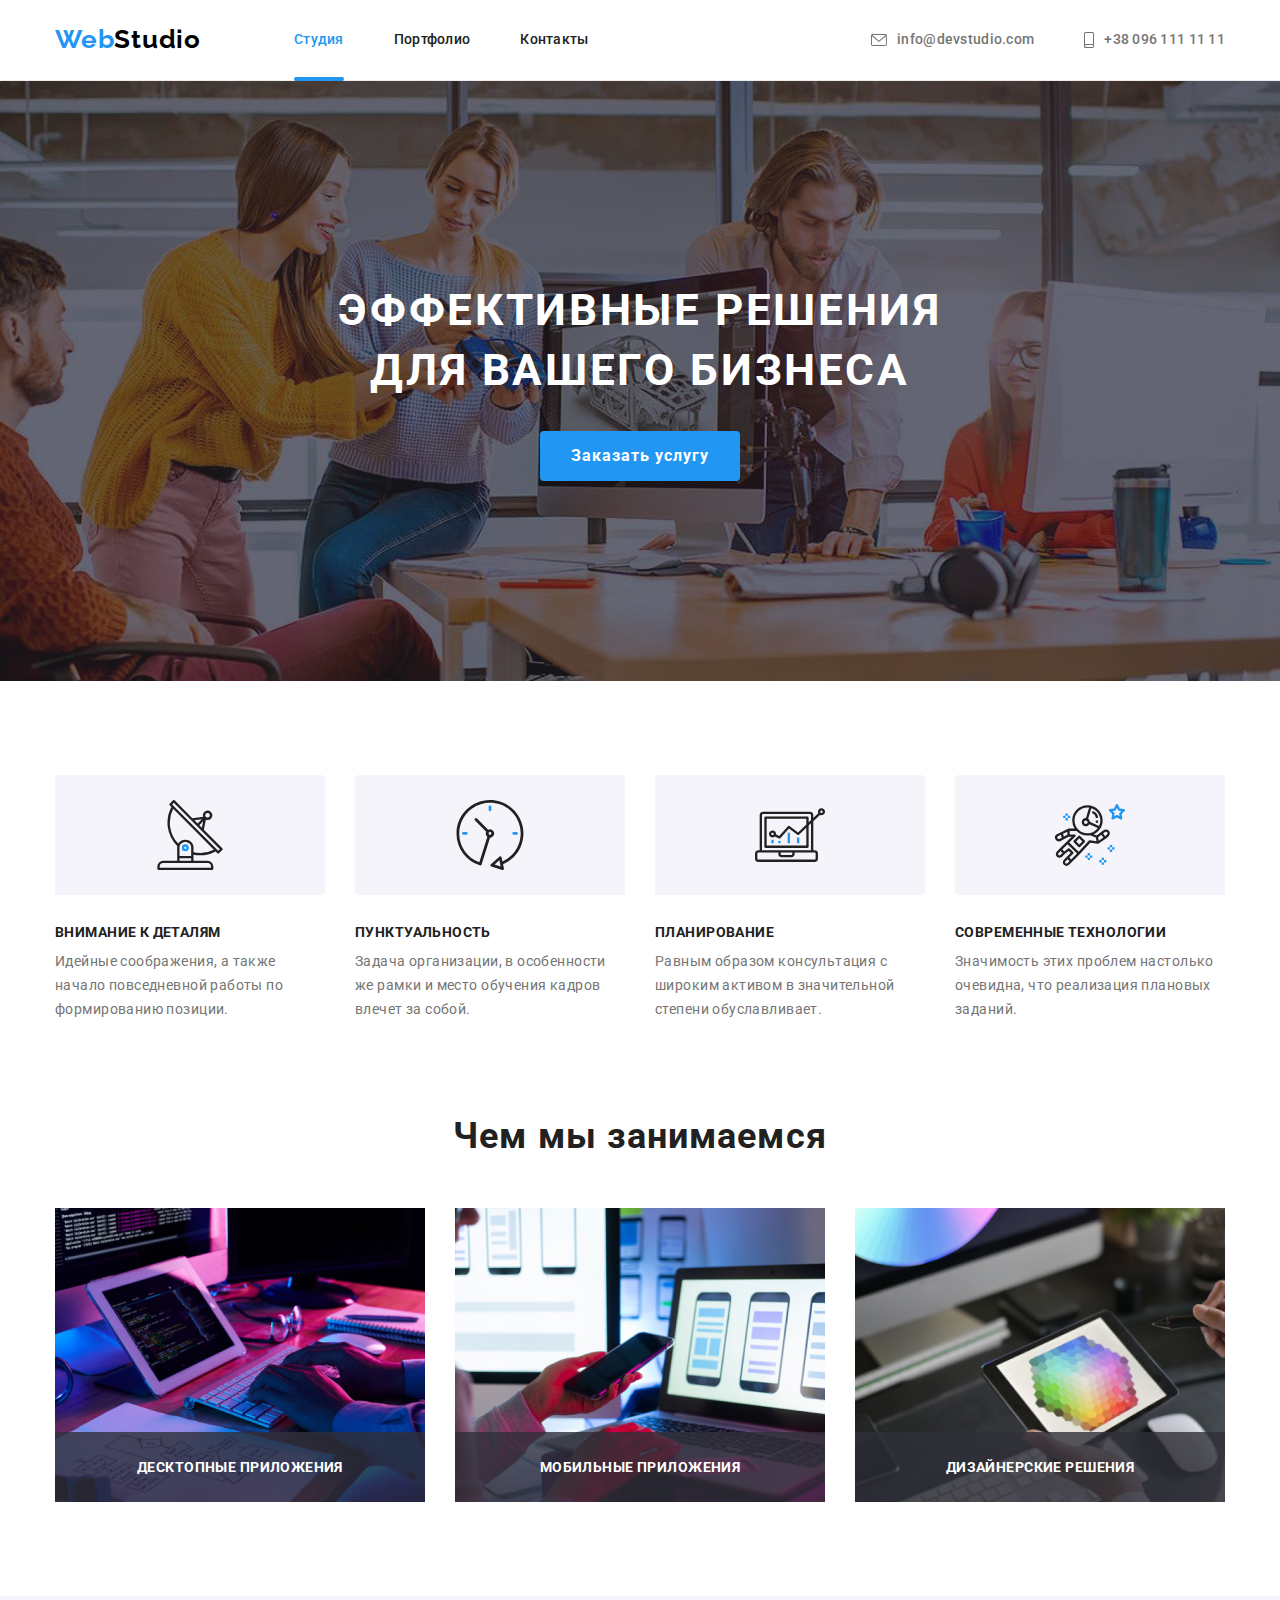
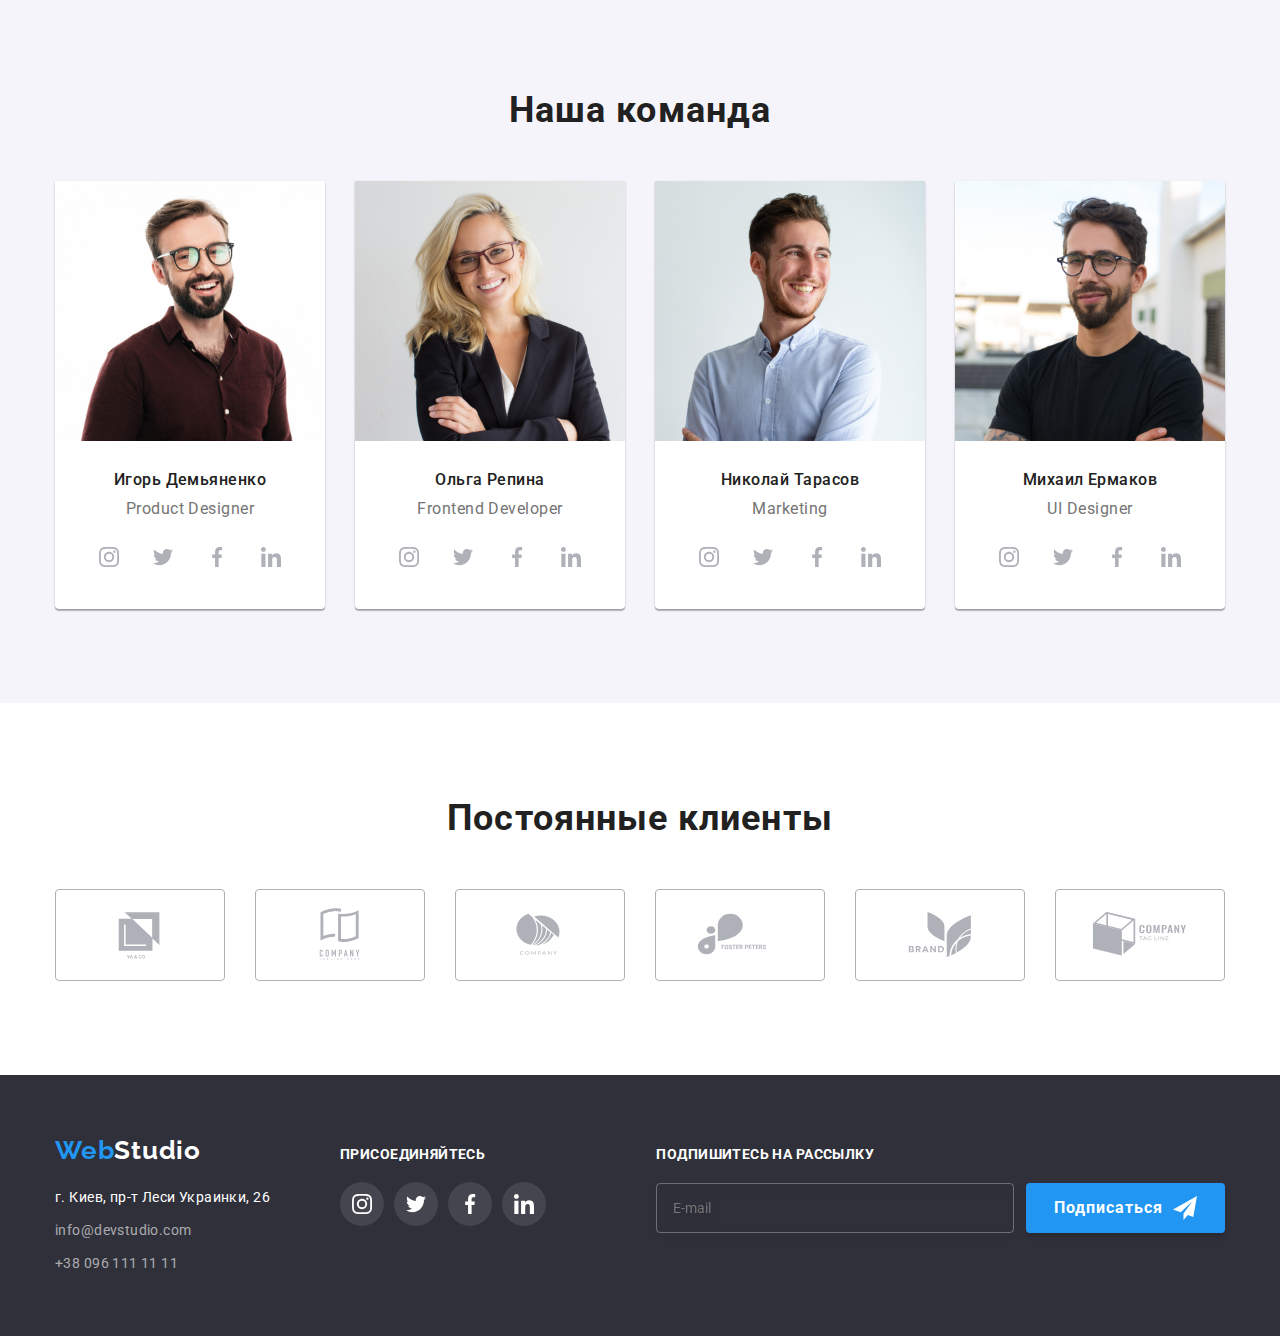
<file: index.html>
<!DOCTYPE html>
<html lang="ru">
	<head>
		<meta charset="UTF-8" />
		<meta http-equiv="X-UA-Compatible" content="IE=edge" />
		<meta name="viewport" content="width=device-width, initial-scale=1.0" />
		<link
			rel="stylesheet"
			href="https://cdnjs.cloudflare.com/ajax/libs/modern-normalize/1.0.0/modern-normalize.min.css"
		/>
		<link rel="stylesheet" href="styles.css" />
		<link rel="preconnect" href="https://fonts.googleapis.com" />
		<link rel="preconnect" href="https://fonts.gstatic.com" crossorigin />
		<link
			href="https://fonts.googleapis.com/css2?family=Raleway:wght@700&family=Roboto:wght@400;500;700;900&display=swap"
			rel="stylesheet"
		/>
		<title>WebStudio</title>
	</head>

	<body>
		<!--header-->
		<header class="header">
			<div class="conteiner header-nav">
				<nav class="header-nav">
					<a href="./index.html" class="logo"><span class="logo-web">Web</span>Studio</a>
		
					<ul class="menu-nav">
						<li class="item"><a class="nav-link act" href="./index.html">Студия</a></li>
						<li class="item"><a class="nav-link" href="./portfolio.html">Портфолио</a></li>
						<li class="item"><a class="nav-link" href="">Контакты</a></li>
					</ul>
				</nav>
		
				<ul class="menu-nav-cont">
					<li class="item"><a class="nav-cont" href="mailto:info@devstudio.com">
							<svg class="mail-icon">
								<use href="./images/icons.svg#icon-convert1"></use>
							</svg>info@devstudio.com</a></li>
					<li class="item"><a class="nav-cont" href="tel:+380961111111">
							<svg class="pfone-icon">
								<use href="./images/icons.svg#icon-smartphone"></use>
							</svg>+38 096 111 11 11</a></li>
				</ul>
			</div>
		</header>


		<main>
			<!--Секція-1_Эффективные решения для вашего бизнеса-->
			<section class="hero">
				<div class="conteiner hero-content">
					<h1 class="hero-title">Эффективные решения <br />для вашего бизнеса</h1>
					<button data-modal-open class="button" type="button">Заказать услугу</button>
				</div>
			</section>


			<!--Секція-2_--Особенности компании-->
			<section class="section">
				<div class="conteiner">
					<h2 class="visually-hidden">Особенности компании</h2>
					<ul class="skils-com-lict">
						<li class="com-list-item item">
							<div class="icon-box">
								<svg class="hidden-icon">
									<use href="./images/icons.svg#icon-antenna"></use>
								</svg>
							</div>
							<h3 class="com-item-title">Внимание к деталям</h3>
							<p class="com-item-text">
								Идейные соображения, а также начало повседневной работы по формированию позиции.
							</p>
						</li>
						<li class="com-list-item item">
							<div class="icon-box">
								<svg class="hidden-icon">
									<use href="./images/icons.svg#icon-clock"></use>
								</svg>
							</div>
							<h3 class="com-item-title">Пунктуальность</h3>
							<p class="com-item-text">
								Задача организации, в особенности же рамки и место обучения кадров влечет за собой.
							</p>
						</li>
						<li class="com-list-item item">
							<div class="icon-box">
								<svg class="hidden-icon">
									<use href="./images/icons.svg#icon-diagram"></use>
								</svg>
							</div>
							<h3 class="com-item-title">Планирование</h3>
							<p class="com-item-text">
								Равным образом консультация с широким активом в значительной степени обуславливает.
							</p>
						</li>
						<li class="com-list-item item">
							<div class="icon-box">
								<svg class="hidden-icon">
									<use href="./images/icons.svg#icon-astronaut"></use>
								</svg>
							</div>
							<h3 class="com-item-title">Современные технологии</h3>
							<p class="com-item-text">
								Значимость этих проблем настолько очевидна, что реализация плановых заданий.
							</p>
						</li>
					</ul>
				</div>
			</section>

			<!--Секція_3-Чем мы занимаемся-->
			<section class="section work">
				<div class="conteiner">
					<h2 class="work-title">Чем мы занимаемся</h2>
			
					<ul class="work-list">
						<li class="item">
							<div class="img-item">
								<img src="./images/box1.jpg" alt="работа с компьютером" width="370" />
								<p class="text-img">Десктопные приложения</p>
							</div>
						</li>
						<li class="item">
							<div class="img-item">
								<img src="./images/box2.jpg" alt="работа с ноутбуком" width="370" />
								<p class="text-img">Мобильные приложения</p>
							</div>
						</li>
						<li class="item">
							<div class="img-item">
								<img src="./images/box3.jpg" alt="работа с планшетом" width="370" />
								<p class="text-img">Дизайнерские решения</p>
							</div>
						</li>
					</ul>
				</div>
			</section>

			<!--Секція_4_Наша команда-->
			<section class="section team">
				<div class="conteiner team-content">
					<h2 class="team-title">Наша команда</h2>
					<ul class="team-list">
						<li class="cart-team">
							<img class="team-img" src="./images/img1.jpg" alt="Игорь Демьяненко" width="270" />
							<h3 class="cart-title">Игорь Демьяненко</h3>
							<p lang="en" class="cart-text">Product Designer</p>
			
							<ul class="team-icon">
								<li class="icon-item"><a class="link-soc-team" href="https://www.instagram.com/" target="_blank"
										rel="noopener noreferrer nofollow">
										<svg class="icon-item-team">
											<use href="./images/icons.svg#icon-instagram"></use>
										</svg></a>
								</li>
								<li class="icon-item"><a class="link-soc-team" href="https://twitter.com/" target="_blank"
										rel="noopener noreferrer nofollow">
										<svg class="icon-item-team">
											<use href="./images/icons.svg#icon-twitter"></use>
										</svg></a>
								</li>
								<li class="icon-item"><a class="link-soc-team" href="https://www.facebook.com/" target="_blank"
										rel="noopener noreferrer nofollow">
										<svg class="icon-item-team">
											<use href="./images/icons.svg#icon-facebook"></use>
										</svg></a>
								</li>
								<li class="icon-item"><a class="link-soc-team" href="https://www.linkedin.com/" target="_blank"
										rel="noopener noreferrer nofollow">
										<svg class="icon-item-team">
											<use href="./images/icons.svg#icon-linkedin"></use>
										</svg></a>
								</li>
							</ul>
						</li>
			
						<li class="cart-team">
							<img class="team-img" src="./images/img2.jpg" alt="Ольга Репина" width="270" />
							<h3 class="cart-title">Ольга Репина</h3>
							<p lang="en" class="cart-text">Frontend Developer</p>
							<ul class="team-icon">
								<li class="icon-item"><a class="link-soc-team" href="https://www.instagram.com/" target="_blank"
										rel="noopener noreferrer nofollow">
										<svg class="icon-item-team">
											<use href="./images/icons.svg#icon-instagram"></use>
										</svg></a>
								</li>
								<li class="icon-item"><a class="link-soc-team" href="https://twitter.com/" target="_blank"
										rel="noopener noreferrer nofollow">
										<svg class="icon-item-team">
											<use href="./images/icons.svg#icon-twitter"></use>
										</svg></a>
								</li>
								<li class="icon-item"><a class="link-soc-team" href="https://www.facebook.com/" target="_blank"
										rel="noopener noreferrer nofollow">
										<svg class="icon-item-team">
											<use href="./images/icons.svg#icon-facebook"></use>
										</svg></a>
								</li>
								<li class="icon-item"><a class="link-soc-team" href="https://www.linkedin.com/" target="_blank"
										rel="noopener noreferrer nofollow">
										<svg class="icon-item-team">
											<use href="./images/icons.svg#icon-linkedin"></use>
										</svg></a>
								</li>
							</ul>
						</li>
			
						<li class="cart-team">
							<img class="team-img" src="./images/img3.jpg" alt="Николай Тарасов" width="270" />
							<h3 class="cart-title">Николай Тарасов</h3>
							<p lang="en" class="cart-text">Marketing</p>
							<ul class="team-icon">
								<li class="icon-item"><a class="link-soc-team" href="https://www.instagram.com/" target="_blank"
										rel="noopener noreferrer nofollow">
										<svg class="icon-item-team">
											<use href="./images/icons.svg#icon-instagram"></use>
										</svg></a>
								</li>
								<li class="icon-item"><a class="link-soc-team" href="https://twitter.com/" target="_blank"
										rel="noopener noreferrer nofollow">
										<svg class="icon-item-team">
											<use href="./images/icons.svg#icon-twitter"></use>
										</svg></a>
								</li>
								<li class="icon-item"><a class="link-soc-team" href="https://www.facebook.com/" target="_blank"
										rel="noopener noreferrer nofollow">
										<svg class="icon-item-team">
											<use href="./images/icons.svg#icon-facebook"></use>
										</svg></a>
								</li>
								<li class="icon-item"><a class="link-soc-team" href="https://www.linkedin.com/" target="_blank"
										rel="noopener noreferrer nofollow">
										<svg class="icon-item-team">
											<use href="./images/icons.svg#icon-linkedin"></use>
										</svg></a>
								</li>
							</ul>
						</li>
			
						<li class="cart-team">
							<img class="team-img" src="./images/img4.jpg" alt="Михаил Ермаков" width="270" />
							<h3 class="cart-title">Михаил Ермаков</h3>
							<p lang="en" class="cart-text">UI Designer</p>
							<ul class="team-icon">
								<li class="icon-item"><a class="link-soc-team" href="https://www.instagram.com/" target="_blank"
										rel="noopener noreferrer nofollow">
										<svg class="icon-item-team">
											<use href="./images/icons.svg#icon-instagram"></use>
										</svg></a>
								</li>
								<li class="icon-item"><a class="link-soc-team" href="https://twitter.com/" target="_blank"
										rel="noopener noreferrer nofollow">
										<svg class="icon-item-team">
											<use href="./images/icons.svg#icon-twitter"></use>
										</svg></a>
								</li>
								<li class="icon-item"><a class="link-soc-team" href="https://www.facebook.com/" target="_blank"
										rel="noopener noreferrer nofollow">
										<svg class="icon-item-team">
											<use href="./images/icons.svg#icon-facebook"></use>
										</svg></a>
								</li>
								<li class="icon-item"><a class="link-soc-team" href="https://www.linkedin.com/" target="_blank"
										rel="noopener noreferrer nofollow">
										<svg class="icon-item-team">
											<use href="./images/icons.svg#icon-linkedin"></use>
										</svg></a>
								</li>
							</ul>
						</li>
					</ul>
				</div>
			</section>

			<!--Секція_5_Постоянные клиенты-->
			<section class="section">
				<div class="conteiner">
					<h2 class="cliens-title">Постоянные клиенты</h2>
			
					<ul class="cliens-list">
						<li>
							<a class="client-logo" href="" target="_blank" rel="noopener noreferrer nofollow">
								<svg class="logo-svg">
									<use href="./images/icons.svg#icon-Logo1"></use>
								</svg>
							</a>
						</li>
			
						<li>
							<a class="client-logo" href="" target="_blank" rel="noopener noreferrer nofollow">
								<svg class="logo-svg">
									<use href="./images/icons.svg#icon-Logo2"></use>
								</svg>
							</a>
						</li>
			
						<li>
							<a class="client-logo" href="" target="_blank" rel="noopener noreferrer nofollow">
								<svg class="logo-svg">
									<use href="./images/icons.svg#icon-Logo3"></use>
								</svg>
							</a>
						</li>
			
						<li>
							<a class="client-logo" href="" target="_blank" rel="noopener noreferrer nofollow">
								<svg class="logo-svg">
									<use href="./images/icons.svg#icon-Logo4"></use>
								</svg>
							</a>
						</li>
			
						<li>
							<a class="client-logo" href="" target="_blank" rel="noopener noreferrer nofollow">
								<svg class="logo-svg">
									<use href="./images/icons.svg#icon-Logo5"></use>
								</svg>
							</a>
						</li>
			
						<li>
							<a class="client-logo" href="" target="_blank" rel="noopener noreferrer nofollow">
								<svg class="logo-svg">
									<use href="./images/icons.svg#icon-Logo6"></use>
								</svg>
							</a>
						</li>
					</ul>
			
				</div>
			</section>
			</main>
		<!--footer-->
		<footer class="footer-section">
			<div class="conteiner flex-footer">
				<div class="footer-content">
					<a href="./index.html" class="logo foot"><span class="logo-web">Web</span><span
							class="footer-studio">Studio</span></a>
					<address>
						<ul class="contact-footer">
							<li class="item-foot">
								<a class="address" href="https://goo.gl/maps/L429s9yHfbcvS6HbA" target="_blank"
									rel="noopener noreferrer nofollow">г. Киев, пр-т Леси Украинки, 26</a>
							</li>
							<li class="item-foot"><a class="footer-cont" href="mailto:info@devstudio.com">info@devstudio.com</a>
							</li>
							<li class="item-foot"><a class="footer-cont" href="tel:+380961111111">+38 096 111 11 11</a></li>
						</ul>
					</address>
				</div>
		
				<div class="footer-soc-icon">
					<p class="soc-title">присоединяйтесь</p>
					<ul class="soc-icon-link">
						<li class="fot-icon-item"><a class="fot-link-soc" href="https://www.instagram.com/" target="_blank"
								rel="noopener noreferrer nofollow">
								<svg class="fut-icon-item">
									<use href="./images/icons.svg#icon-instagram"></use>
								</svg></a>
						</li>
						<li class="fot-icon-item"><a class="fot-link-soc" href="https://twitter.com/" target="_blank"
								rel="noopener noreferrer nofollow">
								<svg class="fut-icon-item">
									<use href="./images/icons.svg#icon-twitter"></use>
								</svg></a>
						</li>
						<li class="fot-icon-item"><a class="fot-link-soc" href="https://www.facebook.com/" target="_blank"
								rel="noopener noreferrer nofollow">
								<svg class="fut-icon-item">
									<use href="./images/icons.svg#icon-facebook"></use>
								</svg></a>
						</li>
						<li class="fot-icon-item"><a class="fot-link-soc" href="https://www.linkedin.com/" target="_blank"
								rel="noopener noreferrer nofollow">
								<svg class="fut-icon-item">
									<use href="./images/icons.svg#icon-linkedin"></use>
								</svg></a>
						</li>
					</ul>
		
				</div>
		
				<form class="footter-form">
					<div>
						<p class="footer-form-title">Подпишитесь на рассылку</p>
						<label class="label-mail">
							<input type="email" name="email" placeholder="E-mail" />
						</label>
					</div>
					<div>
						<button type="submit" class="footer-form-btn">Подписаться
							<svg class="sent-svg">
								<use href="./images/icons.svg#icon-send"></use>
							</svg>
						</button>
					</div>
				</form>
		
			</div>
		</footer>

		<!-- Модальное Окно -->
		<div data-modal class="backdrop is-hidden">
			<div class="modal">
		
		
				<form class="form">
					<p class="form-title">Оставьте свои данные, мы вам перезвоним</p>
		
					<label class="form-group"><span class="modal-form-text">Имя</span>
						<input type="text" name="username">
						<svg class="svg-form">
							<use href="./images/icons.svg#icon-person"></use>
						</svg>
					</label>
		
					<label class="form-group"><span class="modal-form-text">Телефон</span>
						<input type="tel" name="telephone">
						<svg class="svg-form">
							<use href="./images/icons.svg#icon-phone"></use>
						</svg>
					</label>
		
					<label class="form-group"><span class="modal-form-text">Почта</span>
						<input type="email" name="mail">
						<svg class="svg-form">
							<use href="./images/icons.svg#icon-email"></use>
						</svg>
					</label>
		
					<label class="form-group"><span class="modal-form-text">Комментарий</span>
						<textarea class="comment" name="comment" rows="10" placeholder="Введите текст"></textarea>
					</label>
		
		
					<label class="checkbox-label" for="policy">
						<input class="checkbox" type="checkbox" name="policy" id="policy">
						<span class="icon-check"></span>
						Соглашаюсь с рассылкой и принимаю <a class="policy-link" href="">Условия договора</a></label>
		
		
					<button class="form-button" type="submit">Отправить</button>
				</form>
		
		
		
				<button data-modal-close class="close-modal" type="button">
					<svg class="close-svg">
						<use href="./images/icons.svg#icon-close-black"></use>
					</svg>
				</button>
			</div>
		</div>
		<script src="./js/modal.js"></script>
		</body>
		
		</html>
</file>
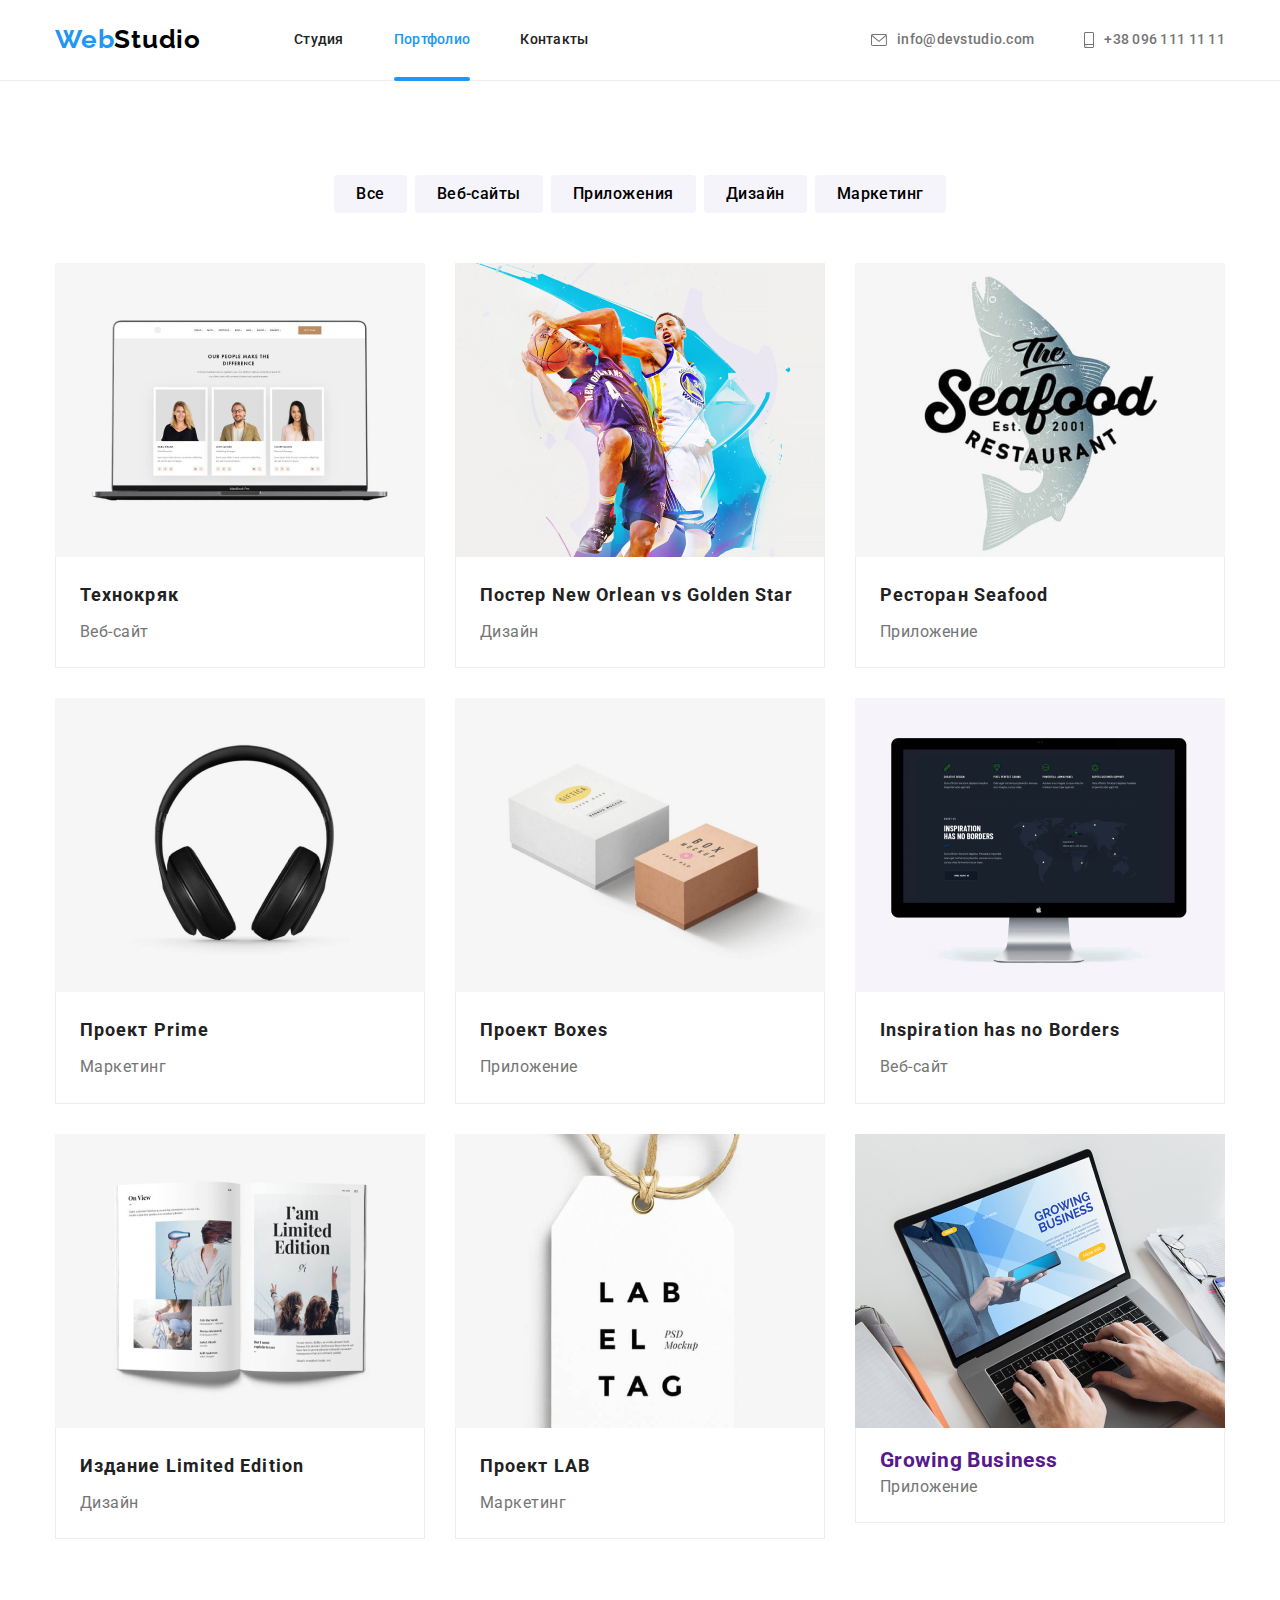
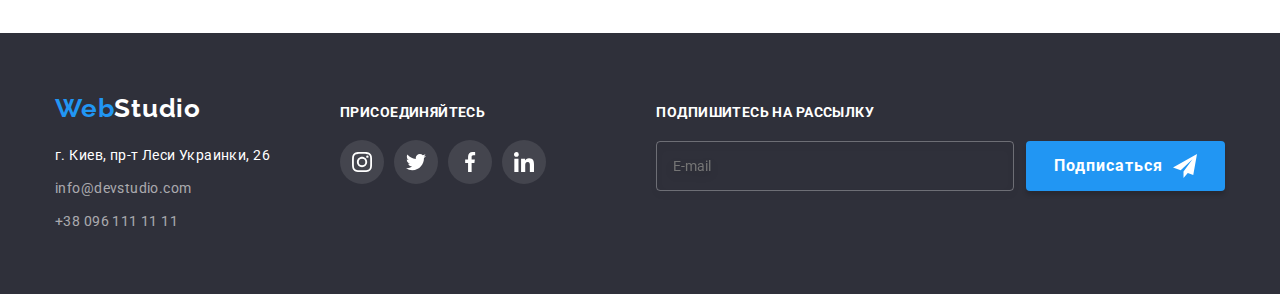
<file: portfolio.html>
<!DOCTYPE html>
<html lang="ru">
	<head>
		<meta charset="UTF-8" />
		<meta http-equiv="X-UA-Compatible" content="IE=edge" />
		<meta name="viewport" content="width=device-width, initial-scale=1.0" />
		<!-- <link rel="stylesheet" href="modern-normalize.css" /> -->
		<link
			rel="stylesheet"
			href="https://cdnjs.cloudflare.com/ajax/libs/modern-normalize/1.0.0/modern-normalize.min.css"
		/>
		<link rel="stylesheet" href="styles.css" />
		<link rel="preconnect" href="https://fonts.googleapis.com" />
		<link rel="preconnect" href="https://fonts.gstatic.com" crossorigin />
		<link
			href="https://fonts.googleapis.com/css2?family=Raleway:wght@700&family=Roboto:wght@400;500;700;900&display=swap"
			rel="stylesheet"
		/>

		<title>Portfolio</title>
	</head>

	<body>
		<!--Заголовок-->
		<header class="header">
			<div class="conteiner header-nav">
				<nav class="header-nav">
					<a href="./index.html" class="logo"><span class="logo-web">Web</span>Studio</a>

					<ul class="menu-nav">
						<li class="item"><a class="nav-link" href="./index.html">Студия</a></li>
						<li class="item"><a class="nav-link act" href="./portfolio.html">Портфолио</a></li>
						<li class="item"><a class="nav-link" href="">Контакты</a></li>
					</ul>
				</nav>

				<ul class="menu-nav-cont">
					<li class="item"
						><a class="nav-cont" href="mailto:info@devstudio.com">
							<svg class="mail-icon">
								<use href="./icons/icons2v.svg#icon-convert1"></use>
							</svg>info@devstudio.com</a>
					</li>
					<li class="item"
						><a class="nav-cont" href="tel:+380961111111">
							<svg class="pfone-icon">
								<use href="./icons/icons2v.svg#icon-smartphone"></use>
							</svg>+38 096 111 11 11</a>
					</li>
				</ul>
			</div>
		</header>
		<main>
			<!--Page-Portfolio-->
			<!--Button-Portfolio-->
			<section class="section">
				<h1 hidden>Послуги</h1>
				<div class="conteiner">
					<ul class="menu-btn-list">
						<li class="item"><button type="button" class="filtre batton-pasiv">Все</button></li>
						<li class="item"><button type="button" class="filtre batton-pasiv">Веб-сайты</button></li>
						<li class="item"><button type="button" class="filtre batton-pasiv">Приложения</button></li>
						<li class="item"><button type="button" class="filtre batton-pasiv">Дизайн</button></li>
						<li class="item"><button type="button" class="filtre batton-pasiv">Маркетинг</button></li>
					</ul>
					<!--Content-Portfolio-->

					<ul class="portfolio">
						<li class="portfolio-cart">
							<a href="" target="_blank" class="cart-link">
								<div class="cart-thomb">
								<img src="images/1img.jpg" class="img-card-two" alt="" width="370" height="294" />
									<p class="owerlay-text">Ресурс предлагает комплексные предложения с 
									разным уровнем функционала и сервисов. 
									Все это позволит посетителю получить исчерпывающие сведения 
									о компании или частном лице.</p>
									</div>
								<div class="item-div">
									<h2 class="portfolio-title portfolio-hed">Технокряк</h2>
									<p class="portfolio-text">Веб-сайт</p>
								</div>
							</a>
						</li>
						<li class="portfolio-cart">
							<a href="" target="_blank" class="cart-link">
								<div class="cart-thomb">
								<img src="images/2img.jpg" class="img-card-two" alt="" width="370" height="294" />
								<p class="owerlay-text">Ресурс предлагает комплексные предложения с 
									разным уровнем функционала и сервисов. 
									Все это позволит посетителю получить исчерпывающие сведения 
									о компании или частном лице.</p>
								</div>
									<div class="item-div">
									<h2 class="portfolio-title portfolio-hed">Постер New Orlean vs Golden Star</h2>
									<p class="portfolio-text">Дизайн</p>
								</div>
							</a>
						</li>
						<li class="portfolio-cart">
							<a href="" target="_blank" class="cart-link">
								<div class="cart-thomb">
								<img src="images/3img.jpg" class="img-card-two" alt="" width="370" height="294" />
								<p class="owerlay-text">Ресурс предлагает комплексные предложения с 
									разным уровнем функционала и сервисов. 
									Все это позволит посетителю получить исчерпывающие сведения 
									о компании или частном лице.</p>
								</div>
									<div class="item-div">
									<h2 class="portfolio-title portfolio-hed">Ресторан Seafood</h2>
									<p class="portfolio-text">Приложение</p>
								</div>
							</a>
						</li>
						<li class="portfolio-cart">
							<a href="" target="_blank" class="cart-link">
								<div class="cart-thomb">
								<img src="images/4img.jpg" class="img-card-two" alt="" width="370" height="294" />
								<p class="owerlay-text">Ресурс предлагает комплексные предложения с 
									разным уровнем функционала и сервисов. 
									Все это позволит посетителю получить исчерпывающие сведения 
									о компании или частном лице.</p>
									</div>
								<div class="item-div">
									<h2 class="portfolio-title portfolio-hed">Проект Prime</h2>
									<p class="portfolio-text">Маркетинг</p>
								</div>
							</a>
						</li>
						<li class="portfolio-cart">
							<a href="" target="_blank" class="cart-link">
								<div class="cart-thomb">
								<img src="images/5img.jpg" class="img-card-two" alt="" width="370" height="294" />
								<p class="owerlay-text">Ресурс предлагает комплексные предложения с 
									разным уровнем функционала и сервисов. 
									Все это позволит посетителю получить исчерпывающие сведения 
									о компании или частном лице.</p>
								</div>
									<div class="item-div">
									<h2 class="portfolio-title portfolio-hed">Проект Boxes</h2>
									<p class="portfolio-text">Приложение</p>
								</div>
							</a>
						</li>
						<li class="portfolio-cart">
							<a href="" target="_blank" class="cart-link">
								<div class="cart-thomb">
								<img src="images/6img.jpg" class="img-card-two" alt="" width="370" height="294" />
								<p class="owerlay-text">Ресурс предлагает комплексные предложения с 
									разным уровнем функционала и сервисов. 
									Все это позволит посетителю получить исчерпывающие сведения 
									о компании или частном лице.</p>
								</div>
									<div class="item-div">
									<h2 class="portfolio-title portfolio-hed">Inspiration has no Borders</h2>
									<p class="portfolio-text">Веб-сайт</p>
								</div>
							</a>
						</li>
						<li class="portfolio-cart">
							<a href="" target="_blank" class="cart-link">
								<div class="cart-thomb">
								<img src="images/7img.jpg" class="img-card-two" alt="" width="370" height="294" />
								<p class="owerlay-text">Ресурс предлагает комплексные предложения с 
									разным уровнем функционала и сервисов. 
									Все это позволит посетителю получить исчерпывающие сведения 
									о компании или частном лице.</p>
								</div>
									<div class="item-div">
									<h2 class="portfolio-title portfolio-hed">Издание Limited Edition</h2>
									<p class="portfolio-text">Дизайн</p>
								</div>
							</a>
						</li>
						<li class="portfolio-cart">
							<a href="" target="_blank" class="cart-link">
								<div class="cart-thomb">
								<img src="images/8img.jpg" class="img-card-two" alt="" width="370" height="294" />
								<p class="owerlay-text">Ресурс предлагает комплексные предложения с 
									разным уровнем функционала и сервисов. 
									Все это позволит посетителю получить исчерпывающие сведения 
									о компании или частном лице.</p>
								</div>
									<div class="item-div">
									<h2 class="portfolio-title portfolio-hed">Проект LAB</h2>
									<p class="portfolio-text">Маркетинг</p>
								</div>
							</a>
						</li>
						<li class="portfolio-cart">
							<a href="" target="_blank" class="cart-link">
								<div class="cart-thomb">
								<img src="images/9img.jpg" class="img-card-two" alt="" width="370" height="294" />
								<p class="owerlay-text">Ресурс предлагает комплексные предложения с 
									разным уровнем функционала и сервисов. 
									Все это позволит посетителю получить исчерпывающие сведения 
									о компании или частном лице.</p>
								</div>
									<div class="item-div">
									<h2 class="portfolio-hed">Growing Business</h2>
									<p class="portfolio-text">Приложение</p>
								</div>
							</a>
						</li>
					</ul>
				</div>
			</section>
		</main>

		<!--footer-->
				<footer class="footer-section">
			<div class="conteiner flex-footer">
				<div class="footer-content">
				<a href="./index.html" class="logo foot"
					><span class="logo-web">Web</span><span class="footer-studio">Studio</span></a>
				<address>
					<ul class="contact-footer">
						<li class="item-foot">
							<a
								class="address"
								href="https://goo.gl/maps/L429s9yHfbcvS6HbA"
								target="_blank"
								rel="noopener noreferrer nofollow"
								>г. Киев, пр-т Леси Украинки, 26</a>
						</li>
						<li class="item-foot"><a class="footer-cont" href="mailto:info@devstudio.com">info@devstudio.com</a></li>
						<li class="item-foot"><a class="footer-cont" href="tel:+380961111111">+38 096 111 11 11</a></li>
					</ul>
				</address>
			</div>

			<div class="footer-soc-icon">
				<p class="soc-title">присоединяйтесь</p>
				<ul class="soc-icon-link">
					<li class="fot-icon-item"><a class="fot-link-soc" href="https://www.instagram.com/" target="_blank" rel="noopener noreferrer nofollow">
						<svg class="fut-icon-item">
							<use href="./images/icons.svg#icon-instagram"></use>
						</svg></a>
					</li>
					<li class="fot-icon-item"><a class="fot-link-soc" href="https://twitter.com/" target="_blank" rel="noopener noreferrer nofollow">
						<svg class="fut-icon-item">
							<use href="./images/icons.svg#icon-twitter"></use>
						</svg></a>
					</li>
					<li class="fot-icon-item"><a class="fot-link-soc" href="https://www.facebook.com/" target="_blank" rel="noopener noreferrer nofollow">
						<svg class="fut-icon-item">
							<use href="./images/icons.svg#icon-facebook"></use>
						</svg></a>
					</li>
					<li class="fot-icon-item"><a class="fot-link-soc" href="https://www.linkedin.com/" target="_blank" rel="noopener noreferrer nofollow">
						<svg class="fut-icon-item">
							<use href="./images/icons.svg#icon-linkedin"></use>
						</svg></a>
					</li>
				</ul>

			</div>

               <form class="footter-form">
				<div>
				<p class="footer-form-title">Подпишитесь на рассылку</p>
				<label class="label-mail">
					<input type="email" name="email" placeholder="E-mail" />
				</label>
			</div>
			<div>
				<button type="submit" class="footer-form-btn">Подписаться
					<svg class="sent-svg">
						<use href="./images/icons.svg#icon-send"></use>
					</svg>
				</button>
			</div>
			   </form>

			</div>
		</footer>
	</body>
</html>
</file>
<file: styles.css>
:root {
	--h-text-color: #212121;
	--text-color: #757575;
	--white-color: #ffffff;
	--hero-back-color: #2f303a;
	--accent-color: #2196f3;
	--button-accent-color: #188ce8;
	--fot-con-text-color: rgba(255, 255, 255, 0.6);
	--team-back-color: #f5f4fa;
	--black-color: #000000;
	--box-shadow-color: 0px 3px 1px rgba(0, 0, 0, 0.1), 0px 1px 2px rgba(0, 0, 0, 0.08), 0px 2px 2px rgba(0, 0, 0, 0.12);
	--outline-stiles-control: #920101;
}
@import 'node_modules/modern-normalize/modern-normalize.css';

/*--body-*/
html {
	box-sizing: border-box;
}

*,
*::before,
*::after
 {
	box-sizing: inherit;
}

.section {
	padding-top: 94px;
	padding-bottom: 94px;
}

body {
	background-color: var(--white-color);
	color: var(--text-color);
	font-family: Roboto, sans-serif;
	letter-spacing: 0.03em;
	font-size: 14px;
	margin: 0;
}

p,
h1,
h2,
h3,
h4,
h5,
h6 {
	margin: 0;
}

ul {
	padding-left: 0;
	margin: 0;
	list-style: none;
}

img {
	display: block;
}

button {
	cursor: pointer;
}

/* Модальное окно */
.backdrop {
	position: fixed;
	top: 0;
	left: 0;
	width: 100%;
	height: 100%;
	opacity: 1;
	background: rgba(0, 0, 0, 0.2);
	transition: opacity 250ms cubic-bezier(0.4, 0, 0.2, 1);
}

.modal {
	position: absolute;
	min-width: 528px;
	min-height: 581px;
	top: 50%;
	left: 50%;
	padding: 40px;
	transform: translate(-50%, -50%) scale(1);
	background: var(--white-color);
	box-shadow: 0px 1px 3px rgba(0, 0, 0, 0.12), 0px 1px 1px rgba(0, 0, 0, 0.14), 0px 2px 1px rgba(0, 0, 0, 0.2);
	border-radius: 4px;
	transform: translate 250ms cubic-bezier(0.4, 0, 0.2, 1);
}

.backdrop.is-hidden .modal {
	transform: translate(-50%, -50%) scale(0.9);
}

.backdrop.is-hidden {
	opacity: 0;
	pointer-events: none;
}

.close-modal {
	position: absolute;
	display: flex;
	width: 30px;
	height: 30px;
	border: 1px solid rgba(0, 0, 0, 0.1);
	border-radius: 50%;
	background-color: var(--white-color);
	align-items: center;
	justify-content: center;
	top: 8px;
	right: 8px;
	fill: var(--black-color);
	transition: fill 250ms cubic-bezier(0.4, 0, 0.2, 1);
}

.close-modal:hover,
.close-modal:focus {
	fill: var(--accent-color);
}

.close-svg {
	width: 18px;
	height: 18px;
}

/*--контент модального вікна--*/
.form {
	display: block;
	width: 448px;
}

.form-title {
	font-weight: 700;
	font-size: 20px;
	line-height: 1.15;
	text-align: center;
	margin-bottom: 12px;
	letter-spacing: 0.03em;
	color: var(--h-text-color);
}

.modal-form-text {
font-size: 12px;
line-height: 1.16;
letter-spacing: 0.01em;
margin-bottom: 4px;
}

.form-group {
	position: relative;
	display: flex;
	flex-direction: column;
	margin-bottom: 10px;
}

.svg-form {
	position: absolute;
	width: 18px;
	height: 18px;
	left: 12px;
	bottom: 11px;
	fill: var(--black-color);
	transition: fill 250ms cubic-bezier(0.4, 0, 0.2, 1);
}

input:focus ~ .svg-form {
	fill: var(--accent-color);
}

textarea {
	resize: none;
	height: 120px;
	margin-bottom: 20px;
	border: 1px solid rgba(33, 33, 33, 0.2);
	border-radius: 4px;
	outline: none;
	transition: border 250ms cubic-bezier(0.4, 0, 0.2, 1);
}

textarea:focus {
	border: 1px solid var(--accent-color);
}

.comment {
	padding: 12px 16px;
	font-weight: 400;
	font-size: 14px;
    line-height: 1,14;
    letter-spacing: 0.01em;
    color: rgba(117, 117, 117, 0.5);

}

.modal-form label {
	margin-bottom: 4px;
}

.modal-form input {
	margin: 0;
	padding: 0;
}

input {
	padding: 11px 12px 11px 42px;
	border: 1px solid;
	border-color: rgba(33, 33, 33, 0.2);
	border-radius: 4px;
	outline: none;
	transition: border-color 250ms cubic-bezier(0.4, 0, 0.2, 1);
}

input:focus {
	border-color: var(--accent-color);
}

.checkbox {
	position: absolute;
	width: 1px;
	height: 1px;
	margin: -1px;
	border: 0;
	padding: 0;
	white-space: nowrap;
	clip-path: inset(100%);
	clip: rect(0 0 0 0);
	overflow: hidden;
	margin: 0;
}

.checkbox:checked + .icon-check {
	border-color: var(--accent-color);
	background-color: var(--accent-color);
	background-image: url(./images/check.svg);
	background-repeat: no-repeat;
}

.checkbox-label {
	display: flex;
	justify-content: center;
	align-items: center;
}

.icon-check {
	display: inline-block;
	margin-right: 8px;
	width: 16px;
	height: 15px;
	border: 2px solid var(--h-text-color);
	border-radius: 2px;
	transition: border-color 250ms cubic-bezier(0.4, 0, 0.2, 1), background-color 250ms cubic-bezier(0.4, 0, 0.2, 1),
		background-image 250ms cubic-bezier(0.4, 0, 0.2, 1);
}

.policy-link {
	position: relative;
	display: inline-block;
	margin-left: 4px;
	color: var(--accent-color);
	letter-spacing: 0.03em;
	text-decoration: none;
}

.policy-link::after {
	content: "";
	position: absolute;
	display: block;
	left: 0;
	bottom: 1px;
	width: 100%;
	height: 1px;
	background-color: var(--accent-color);
}

.form-button {
	display: block;
	text-align: center;
	letter-spacing: 0.06em;
	width: 200px;
	height: 50px;
	margin: 30px auto 0;
	background-color: var(--accent-color);
	box-shadow: 0px 4px 4px rgba(0, 0, 0, 0.15);
	border: 0;
	border-radius: 4px;
	font-weight: 700;
	font-size: 16px;
	line-height: 1.88;
	color: var(--white-color);
	transition: background-color 250ms cubic-bezier(0.4, 0, 0.2, 1);
}

.form-button:hover,
.form-button:focus {
	background-color: var(--button-accent-color);
}

/*--index--Заголовок--*/
/*--header--*/
.header {
	border-bottom: 1px solid #ececec;
	background-color: var(--white-color);
}

.conteiner {
	width: 1200px;
	padding-left: 15px;
	padding-right: 15px;
	margin-left: auto;
	margin-right: auto;
}

.header-nav {
	display: flex;
	align-items: center;
}

.logo {
	color: var(--black-color);
	font-family: "Raleway";
	font-weight: 700;
	font-size: 26px;
	line-height: 1.2;
	letter-spacing: 0.03em;
	text-decoration: none;
}

.logo-web {
	color: var(--accent-color);
}

.header-nav {
	font-weight: 500;
	line-height: 1.1;
	letter-spacing: 0.02em;
}

.menu-nav {
	display: flex;
	list-style: none;
	margin-left: 93px;
}

.menu-nav .item + .item {
	margin-left: 50px;
}

.logo,
.nav-link,
.nav-cont {
	text-decoration: none;
}

.menu-nav .nav-link {
	position: relative;
	display: block;
	padding-top: 32px;
	padding-bottom: 32px;
	color: var(--h-text-color);
	transition: color 250ms cubic-bezier(0.4, 0, 0.2, 1);
}

.nav-menu .nav-link {
	color: var(--h-text-color);
	list-style: none;
	font-weight: 500;
	line-height: 1.1;
	letter-spacing: 0.02em;
}

.menu-nav .nav-link.act {
	position: relative;
	color: var(--accent-color);
}

.menu-nav .nav-link.act::after {
	content: "";
	position: absolute;
	left: 0;
	bottom: -1px;
	display: block;
	background: #2196f3;
	border-radius: 2px;
	height: 4px;
	width: 100%;
}

.menu-nav-cont {
	display: flex;
	list-style: none;
	margin-left: auto;
	align-items: center;
}

.menu-nav-cont .item + .item {
	margin-left: 50px;
}

.nav-cont {
	color: var(--text-color);
	font-weight: 500;
	line-height: 1.1;
	letter-spacing: 0.02em;
	display: flex;
	align-items: center;
	padding-top: 32px;
	padding-bottom: 32px;
	transition: color 250ms cubic-bezier(0.4, 0, 0.2, 1);
}

.nav-link:hover,
.nav-link:focus,
.nav-cont:hover,
.nav-cont:focus {
	color: var(--accent-color);
}

.mail-icon {
	display: inline-block;
	content: "";
	width: 16px;
	height: 12px;
	fill: currentColor;
	margin-right: 10px;
}

.pfone-icon {
	display: inline-block;
	content: "";
	width: 10px;
	height: 16px;
	fill: currentColor;
	margin-right: 10px;
}

/*--Секція-1_Эффективные решения для вашего бизнеса--*/

.hero {
	max-width: 1600px;
	height: 600px;
	background: #2f303a;
	background-image: linear-gradient(to right, rgba(47, 48, 58, 0.4), rgba(47, 48, 58, 0.4)), url("./images/Img-hero.jpg");
	background-repeat: no-repeat;
	background-size: cover;
	background-position: center;
	text-align: center;
	padding: 200px 0;
	margin: 0 auto;
}

.hero-title {
	font-size: 44px;
	line-height: 1.36;
	letter-spacing: 0.06em;
	text-transform: uppercase;
	color: #ffffff;
	align-items: center;
	margin-left: auto;
	margin-right: auto;
	text-align: center;
	margin-bottom: 30px;
}

/* BUTTOM */
.button {
	display: block;
	font-weight: 700;
	font-size: 16px;
	line-height: 1.5;
	color: var(--white-color);
	background-color: var(--accent-color);
	width: 200px;
	height: 50px;
	letter-spacing: 0.06em;
	margin: 0;
	border: 0;
	border-radius: 4px;
	margin-left: auto;
	margin-right: auto;
	transition: background-color 250ms cubic-bezier(0.4, 0, 0.2, 1);
}

.button:hover,
.button:focus {
	background-color: var(--button-accent-color);
}

/*--Секція-2_Особенности компании--*/

.visually-hidden {
	position: absolute;
	width: 1px;
	height: 1px;
	margin: -1px;
	border: 0;
	padding: 0;
	white-space: nowrap;
	clip-path: inset(100%);
	clip: rect(0 0 0 0);
	overflow: hidden;
	margin: 0;
}

.skils-com-lict {
	list-style: none;
	display: flex;
}

.skils-com-lict .item + .item {
	margin-left: 30px;
}

.com-list-item {
	width: 270px;
}

.icon-box {
	display: flex;
	width: 100%;
	height: 120px;
	background-color: var(--team-back-color);
	border-radius: 4px;
	margin-bottom: 30px;
	align-items: center;
	justify-content: center;
}

.hidden-icon {
	width: 70px;
	height: 70px;
}

.com-item-title {
	font-weight: 700;
	font-size: 14px;
	line-height: 1.1;
	letter-spacing: 0.03em;
	text-transform: uppercase;
	color: var(--h-text-color);
	margin: 0;
	margin-bottom: 10px;
}

.com-item-text {
	line-height: 1.7;
	letter-spacing: 0.03em;
}


/*--Секція_3-Чем мы занимаемся--*/

.work {
	padding-top: 0;
}

.work-title {
	font-weight: 700;
	font-size: 36px;
	line-height: 1.16;
	text-align: center;
	letter-spacing: 0.03em;
	color: var(--h-text-color);
	margin-bottom: 50px;
}

.work-list {
	list-style: none;
	display: flex;
}

.work-list .item + .item {
	margin-left: 30px;
}

.img-item {
	position: relative;
}

.text-img {
	position: absolute;
	display: flex;
	justify-content: center;
	align-items: center;
	width: 100%;
	height: 70px;
	bottom: 0;
	background-color: rgba(47, 48, 58, 0.8);
	font-weight: 700;
	font-size: 14px;
	line-height: 16px;
	letter-spacing: 0.03em;
	text-transform: uppercase;
	color: var(--white-color);
}
/*--Секція_4_Наша команда--*/
.team {
	background-color: var(--team-back-color);
}

.team-title {
	font-weight: 700;
	font-size: 36px;
	line-height: 1.16;
	text-align: center;
	letter-spacing: 0.03em;
	color: var(--h-text-color);
	margin-bottom: 50px;
}

.team-list {
	list-style: none;
	display: flex;
}

.team-list .cart-team + .cart-team {
	margin-left: 30px;
}

.cart-team {
	background-color: var(--white-color);
	box-shadow: 0px 1px 3px rgba(0, 0, 0, 0.12), 0px 1px 1px rgba(0, 0, 0, 0.14), 0px 2px 1px rgba(0, 0, 0, 0.2);
	border-radius: 0px 0px 4px 4px;
}

.team-img {
	margin-bottom: 30px;
}

.cart-title {
	text-align: center;
	font-weight: 500;
	font-size: 16px;
	line-height: 1.18;
	letter-spacing: 0.03em;
	color: var(--h-text-color);
	margin-bottom: 10px;
}

.cart-text {
	text-align: center;
	font-size: 16px;
	line-height: 1.18;
	letter-spacing: 0.03em;
	margin-bottom: 16px;
}

/*instagram-twitter-facebook-linkedin*/
 .team-icon {
	display: flex;
	margin-bottom: 30px;
	justify-content: center;
	gap: 10px;
}

.link-soc-team {
	width: 44px;
	height: 44px;
	border-radius: 50%;
	display: flex;
	justify-content: center;
	align-items: center;
	color: var(--text-color);
	background-color: var(--white-color);
	fill: #afb1b8;
	transition: background-color 250ms cubic-bezier(0.4, 0, 0.2, 1), fill 250ms cubic-bezier(0.4, 0, 0.2, 1);
}

.link-soc-team:focus,
.link-soc-team:hover {
	background-color: var(--accent-color);
	fill: var(--white-color);
}

.icon-item-team {
	width: 20px;
	height: 20px;
}


/*--5_Постоянные клиенты--*/
.cliens-title {
	font-weight: 700;
	font-size: 36px;
	line-height: 42px;
	text-align: center;
	letter-spacing: 0.03em;
	color: var(--h-text-color);
	margin-bottom: 50px;
}

.cliens-list {
	display: flex;
	gap: 30px;
}

.client-logo {
	display: flex;
	width: 170px;
	height: 92px;
	border: 1px solid #afb1b8;
	border-radius: 4px;
	fill: #afb1b8;
	justify-content: center;
	align-items: center;
	transition: border-color 250ms cubic-bezier(0.4, 0, 0.2, 1), fill 250ms cubic-bezier(0.4, 0, 0.2, 1);
}

.client-logo:hover,
.client-logo:focus {
	border-color: var(--accent-color);
	fill: var(--accent-color);
}

.logo-svg {
	width: 106px;
	height: 60px;
}



/*--footer--*/
.footer-section {
	background-color: var(--hero-back-color);
	padding-top: 60px;
	padding-bottom: 60px;
}

.flex-footer {
	display: flex;
	align-items: baseline;
}

.logo.foot {
	display: block;
	margin-bottom: 20px;
}

.contact-footer {
	display: block;
	font-style: normal;
	list-style: none;
}

.contact-footer .item-foot + .item-foot {
	margin-top: 9px;
}

.address,
.footer-cont {
	text-decoration: none;
}

.footer-studio {
	color: var(--white-color);
}

.address {
	line-height: 1.7;
	letter-spacing: 0.03em;
	color: var(--white-color);
	transition: color 250ms cubic-bezier(0.4, 0, 0.2, 1);
}

.address:hover,
.address:focus {
	color: var(--accent-color);
}

.footer-cont {
	line-height: 1.7;
	letter-spacing: 0.03em;
	color: var(--fot-con-text-color);
	transition: color 250ms cubic-bezier(0.4, 0, 0.2, 1);
}

.footer-cont:hover,
.footer-cont:focus {
	color: var(--accent-color);
}

/* Footer Form */

.footter-form {
 display: flex;
 align-items: flex-end;
	margin-left: auto;
}

.footer-form-title {
	font-weight: 700;
	font-size: 14px;
	line-height: 1.14;
	letter-spacing: 0.03em;
	text-transform: uppercase;
	color: var(--white-color);
	margin-bottom: 20px;
}

.label-mail input {
	width: 358px;
	height: 50px;
	left: 815px;
	top: 2787px;
	padding: 15px 16px;
	border: 1px solid rgba(255, 255, 255, 0.3);
	filter: drop-shadow(0px 4px 4px rgba(0, 0, 0, 0.15));
	border-radius: 4px;
	background-color: transparent;
	color: rgba(255, 255, 255, 0.6);
}

.footer-form-btn {
	display: flex;
	justify-content: center;
	align-items: center;
	padding: 10px 28px;
	font-weight: 700;
	font-size: 16px;
	line-height: 1.88;
	margin-left: 12px;
	letter-spacing: 0.06em;
	color: var(--white-color);
	background-color: var(--accent-color);
	border: 0;
	box-shadow: 0px 4px 4px rgba(0, 0, 0, 0.15);
    border-radius: 4px;
	transition: background-color 250ms cubic-bezier(0.4, 0, 0.2, 1);
}

.sent-svg {
	width: 24px;
	height: 24px;
	margin-left: 10px;
}

.footer-form-btn:hover,
.footer-form-btn:focus {
	background-color: var(--button-accent-color);
}


/*--Page-Portfolio--*/
/*--Button-Portfolio--*/
.menu-btn-list {
	list-style: none;
	display: flex;
	margin-bottom: 50px;
	justify-content: center;
}

.menu-btn-list .item + .item {
	margin-left: 8px;
}

.filtre {
	background-color: var(--team-back-color);
	padding: 6px 22px;
	border-radius: 4px;
	border: 0;
	font-weight: 500;
	font-size: 16px;
	line-height: 1.62;
	text-align: center;
	letter-spacing: 0.03em;
	transition: background-color 250ms cubic-bezier(0.4, 0, 0.2, 1), color 250ms cubic-bezier(0.4, 0, 0.2, 1),
		box-shadow 250ms cubic-bezier(0.4, 0, 0.2, 1);
}

.filtre:hover,
.filtre:focus {
	background-color: var(--accent-color);
	color: var(--white-color);
	box-shadow: var(--box-shadow-color);
}

/*--Content-Portfolio--*/

/* ОВЕРЛЕЙ ПОРТФОЛИО */
.cart-thomb {
	position: relative;
	overflow: hidden;
}

.owerlay-text {
	position: absolute;
	display: block;
	top: 0;
	left: 0;
	width: 100%;
	height: 100%;
	padding: 63px 24px;
	font-style: normal;
	font-weight: 400;
	font-size: 18px;
	line-height: 1.56;
	letter-spacing: 0.03em;
	transform: translateY(101%);
	transition: transform 250ms cubic-bezier(0.4, 0, 0.2, 1);
	color: var(--white-color);
	background-color: rgba(33, 150, 243, 0.9);
}

.portfolio-cart .cart-link:hover .owerlay-text,
.portfolio-cart .cart-link:focus .owerlay-text {
	transform: translateY(0);
}


/*--потрфоліo--*/
.portfolio {
	display: flex;
	flex-wrap: wrap;
}

.portfolio-cart {
	background: var(--white-color);
	list-style: none;
	flex-basis: calc((100% - 60px) / 3);
	margin-right: 30px;
	margin-bottom: 30px;
}

.portfolio-cart:nth-last-child(3n + 1) {
	margin-right: 0;
}

.portfolio-cart:nth-last-child(-n + 3) {
	margin-bottom: 0;
}

.cart-link {
	position: relative;
	display: block;
	text-decoration: none;
	transition: box-shadow 250ms cubic-bezier(0.4, 0, 0.2, 1);
}

.cart-link:hover {
	box-shadow: 0px 1px 1px rgba(0, 0, 0, 0.12), 0px 4px 4px rgba(0, 0, 0, 0.06), 1px 4px 6px rgba(0, 0, 0, 0.16);
}

.item-div {
	border: 1px solid #eeeeee;
	border-top: none;
	padding: 20px 24px;
}

.portfolio-title {
	font-weight: 700;
	font-size: 18px;
	line-height: 2;
	letter-spacing: 0.06em;
	color: var(--h-text-color);
	margin-bottom: 4px;
}

.portfolio-text {
	color: var(--text-color);
	font-size: 16px;
	line-height: 1.9;
	letter-spacing: 0.03em;
}


/* Социальные сети футера */
.footer-soc-icon {
	margin-left: 70px;
}

.soc-title {
	font-weight: 700;
	font-size: 14px;
	line-height: 16px;
	margin-bottom: 20px;
	letter-spacing: 0.03em;
	text-transform: uppercase;
	color: var(--white-color);
}

.soc-icon-link {
	display: flex;
	margin-bottom: 30px;
	justify-content: center;
	gap: 10px;
}

.fot-link-soc {
	width: 44px;
	height: 44px;
	border-radius: 50%;
	display: flex;
	justify-content: center;
	align-items: center;
	color: var(--text-color);
	background-color: rgba(255, 255, 255, 0.1);
	fill: var(--white-color);
	transition: background-color 250ms cubic-bezier(0.4, 0, 0.2, 1);
}

.fot-link-soc:focus,
.fot-link-soc:hover {
	background-color: var(--accent-color);
}

.fut-icon-item {
	width: 20px;
	height: 20px;
}
</file>
